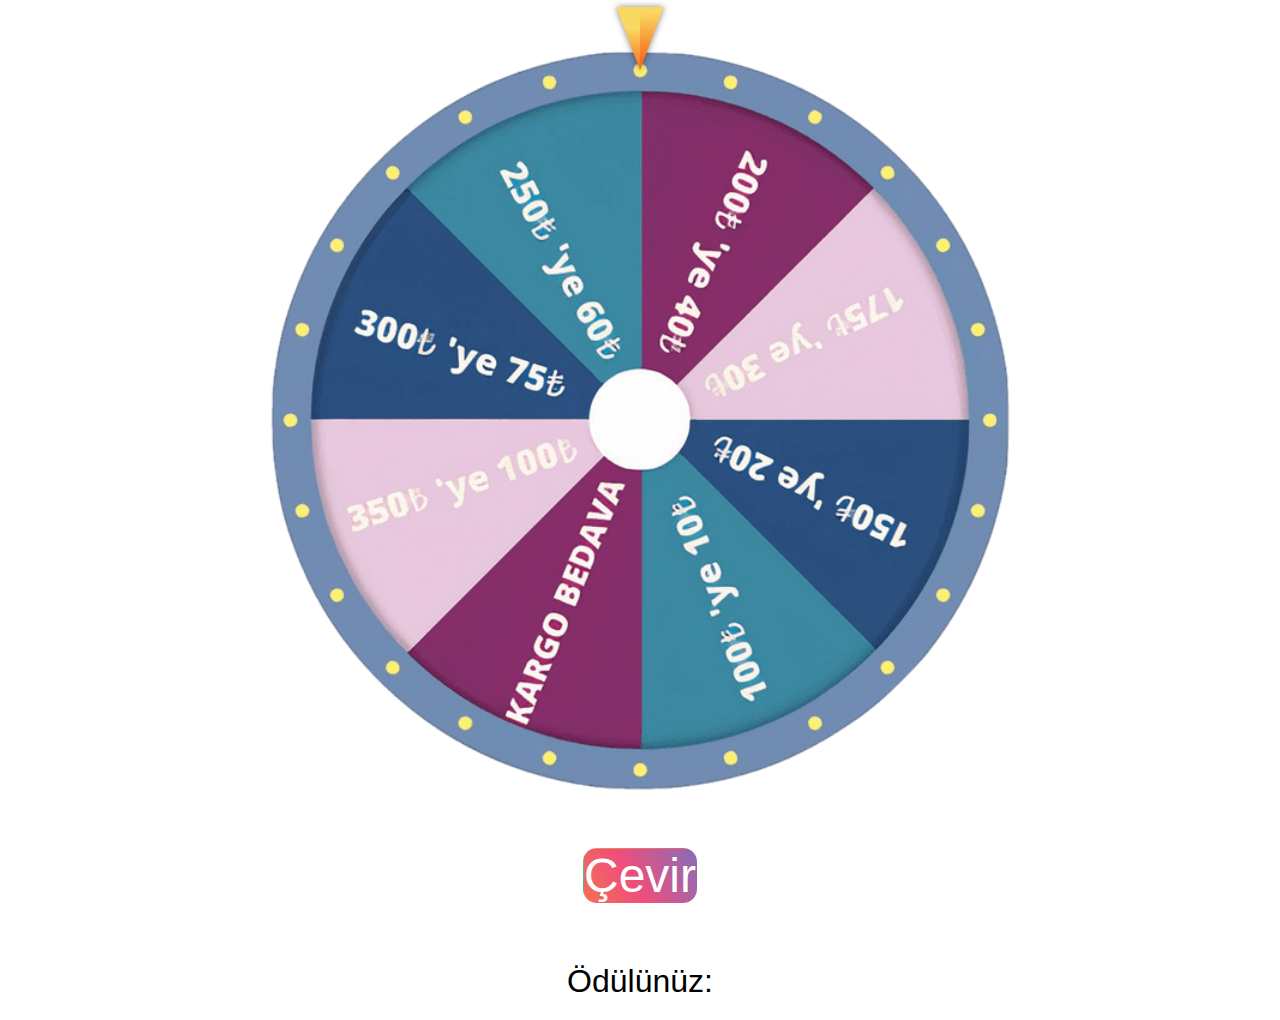
<file: index.html>
<!DOCTYPE html>
<html>
  <head>
    <title>Hediye Çark</title>
    <meta charset="UTF-8" />
    <link rel="stylesheet" type="text/css" href="styles.css" />

    <style>
      #wheel {
        width: 48em;
      }
      @media screen and (max-width: 480px) {
        #wheel {
          width: 500px;
        }
      }
    </style>
  </head>

  <body>
    <main id="app">
      <div class="mainApp">
        <img class="marker" src="marker.png" />
        <div class="images">
          <img id="wheel" src="./e2_auto_x2.jpg" />
        </div>
        <button class="button" id="button">
          <span class="spin-whell">Çevir </span>
        </button>
        <div class="gradient-border">Ödülünüz:</div>
      </div>
    </main>

    <script src="/script.js"></script>

    <script></script>
  </body>
</html>
</file>
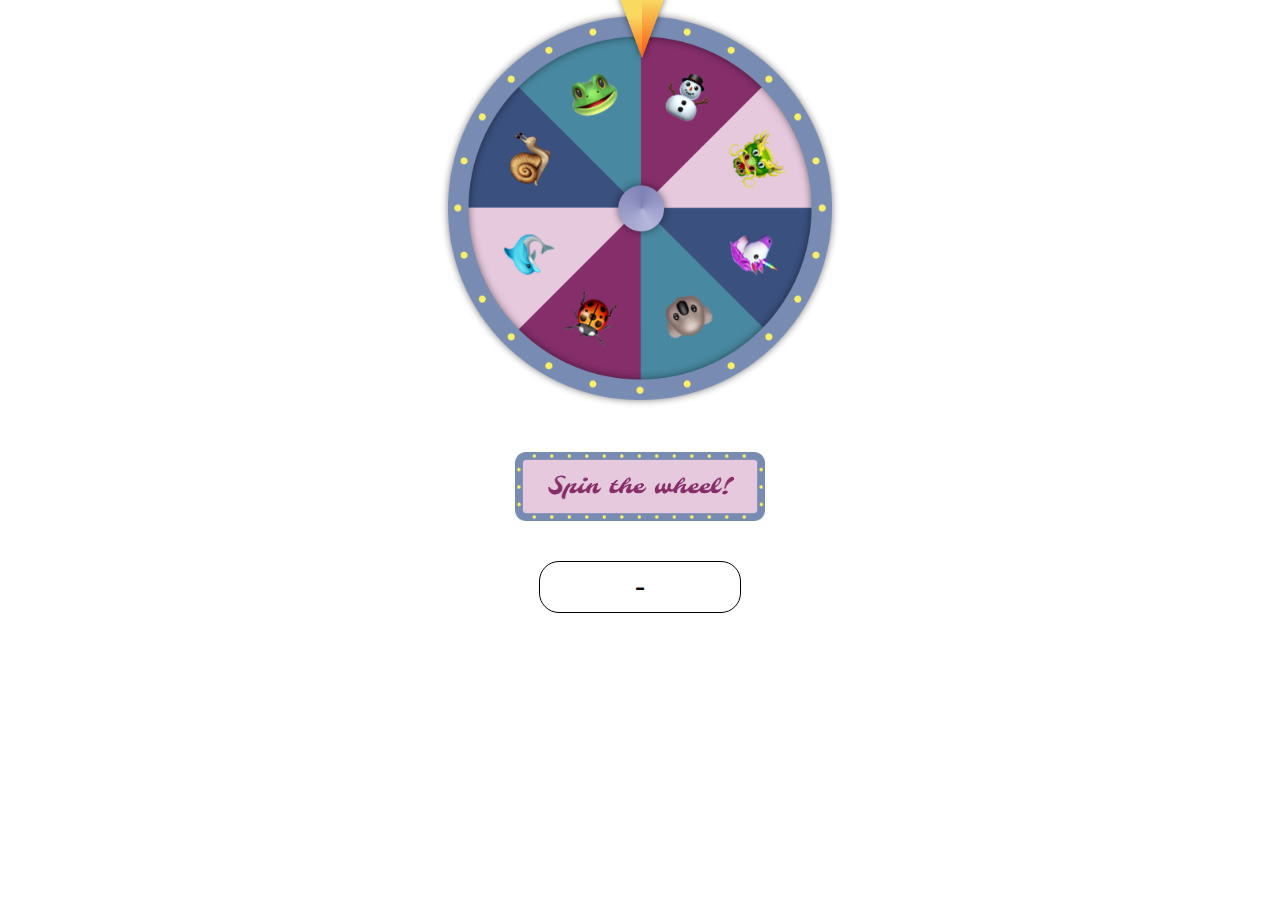
<file: wheel-of-fortune-part2-main/vanilla-js-wheel-of-fortune-part2-FINISHED/index.html>
<!DOCTYPE html>
<html>
  <head>
    <title>Weiben - Wheel of fortune</title>
    <meta charset="UTF-8" />
    <link rel="stylesheet" type="text/css" href="styles.css" />
  </head>

  <body>
    <div id="app">
      <img class="marker" src="marker.png" />
      <img class="wheel" src="wheel.png" />
      <img class="button" src="button.png" />
      <div class="display">-</div>
    </div>

    <script src="script.js"></script>
  </body>
</html>
</file>
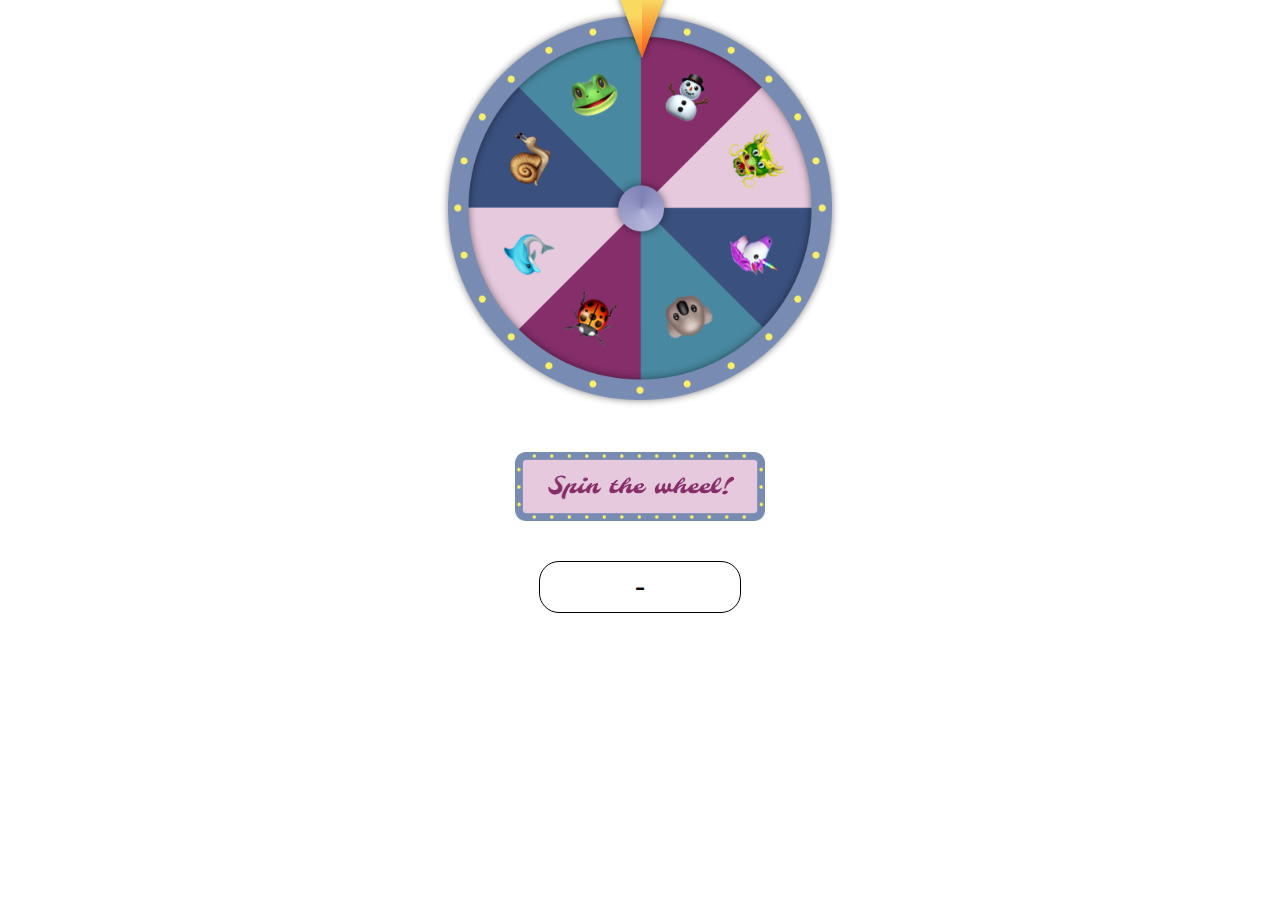
<file: wheel-of-fortune-part2-main/vanilla-js-wheel-of-fortune-part2-STARTHERE/index.html>
<!DOCTYPE html>
<html>
  <head>
    <title>Weiben - Wheel of fortune</title>
    <meta charset="UTF-8" />
    <link rel="stylesheet" type="text/css" href="styles.css" />
  </head>

  <body>
    <div id="app">
      <img class="marker" src="img/marker.png" />
      <img class="wheel" src="img/wheel.png" />
      <img class="button" src="img/button.png" />
      <div class="display">-</div>
    </div>

    <script src="script.js"></script>
  </body>
</html>
</file>
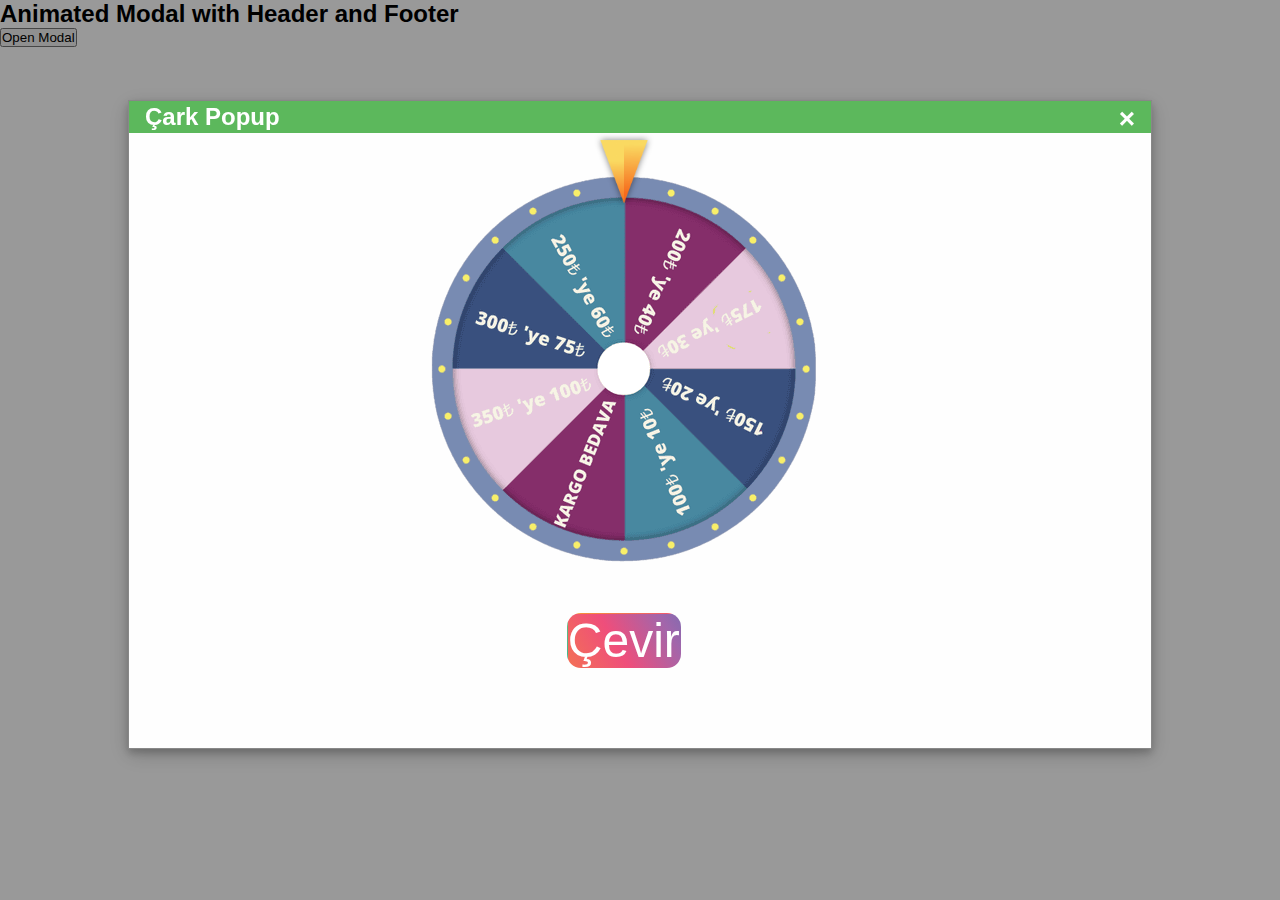
<file: modal.html>
<!DOCTYPE html>
<html>
  <head>
    <meta name="viewport" content="width=device-width, initial-scale=1" />
    <link rel="stylesheet" href="modal.css" />
    <link rel="stylesheet" href="styles.css" />
  </head>
  <body>
    <h2>Animated Modal with Header and Footer</h2>

    <!-- Trigger/Open The Modal -->
    <button id="myBtn">Open Modal</button>

    <!-- The Modal -->
    <div id="myModal" class="modal">
      <!-- Modal content -->
      <div class="modal-content">
        <div class="modal-header">
          <span class="close">&times;</span>
          <h2>Çark Popup</h2>
        </div>
        <main id="app">
          <div class="mainApp">
            <img class="marker" src="marker.png" />
            <div class="images">
              <img id="wheel" src="./e2.png" />
            </div>
            <button class="button" id="button">
              <span class="spin-whell">Çevir</span>
            </button>
            <div class="gradient-border"></div>
          </div>
        </main>
      </div>
    </div>

    <script src="./modal.js"></script>
    <script src="./script.js"></script>
  </body>
</html>
</file>
<file: styles.css>
@import url("https://fonts.googleapis.com/css?family=Raleway:200");
* {
  box-sizing: border-box;
  padding: 0;
  margin: 0;
}
#box {
  display: flex;
  align-items: center;
  justify-content: center;
  width: 400px;
  height: 200px;
  color: white;
  font-family: "Raleway";
  font-size: 2.5rem;
}
@media screen and (max-width: 600px) {
  body {
  }

  #app {
    width: 50px;
    height: 100vh;
    width: auto;
  }

  #wheel {
    width: 399px !important;
    height: auto;
  }
}

.spin-whell {
  color: white;
  content: "";
  background: linear-gradient(
    60deg,
    #f79533,
    #f37055,
    #ef4e7b,
    #a166ab,
    #5073b8,
    #1098ad,
    #07b39b,
    #6fba82
  );
  border-radius: calc(2 * var(--borderWidth));
  z-index: -1;
  -webkit-animation: animatedgradient 3s ease alternate infinite;
  animation: animatedgradient 3s ease alternate infinite;
  background-size: 300% 300%;
  border: 1px solid transparent;
  border-radius: 14px;
}
.gradient-border {
  --borderWidth: 3px;
  background: transparent;
  position: inherit;
  border-radius: var(--borderWidth);
  display: flex;
  align-items: center;
  justify-content: center;
  color: white;
  text-align: center;
  font-family: Arial, Helvetica, sans-serif;
  font-size: 2rem;
  margin: 20px auto;
  border-radius: 20px;
  color: black;
}

@-webkit-keyframes animatedgradient {
  0% {
    background-position: 0% 50%;
  }
  50% {
    background-position: 100% 50%;
  }
  100% {
    background-position: 0% 50%;
  }
}

@keyframes animatedgradient {
  0% {
    background-position: 0% 50%;
  }
  50% {
    background-position: 100% 50%;
  }
  100% {
    background-position: 0% 50%;
  }
}

.mainApp {
  margin: 0 auto;
  position: relative;
  display: grid;
  flex-direction: column;
  flex-wrap: nowrap;
  justify-content: center;
  align-items: center;
  align-content: center;
  justify-items: center;
}

.marker {
  width: 60px;
  margin-bottom: -40px;
  z-index: 2;
}

.button {
  display: block;
  font-size: 3rem;
  margin: 40px auto;
  cursor: pointer;
  background: none;
  border: none;
  z-index: 5000;
}

.button:hover {
  opacity: 0.8;
}

.blur {
  animation: blur 2s;
}

@keyframes blur {
  0% {
    filter: blur(1.5px);
  }
  80% {
    filter: blur(1.5px);
  }
  100% {
    filter: blur(0px);
  }
}
</file>
<file: wheel-of-fortune-part2-main/vanilla-js-wheel-of-fortune-part2-FINISHED/styles.css>
#app {
  width: 400px;
  height: 400px;
  margin: 0 auto;
  position: relative;
}

.display {
  display: flex;
  align-items: center;
  justify-content: center;
  width: 200px;
  height: 50px;
  border: 1px solid black;
  border-radius: 20px; 
  text-align: center;
  font-family: Arial, Helvetica, sans-serif;
  font-size: 2rem;
  margin: 20px auto;
}

.marker {
  position: absolute;
  width: 60px;
  left: 172px;
  top: -20px;
  z-index: 2;
}

.wheel {
  width: 100%;
  height: 100%;
}

.button {
  display: block;
  width: 250px;
  margin: 40px auto;
  cursor: pointer;
}

.button:hover {
  opacity: 0.8;
}

.blur {
  animation: blur 10s;
}

@keyframes blur {
  0% {
    filter: blur(1.5px);
  }
  80% {
    filter: blur(1.5px);
  }
  100% {
    filter: blur(0px);
  }
}
</file>
<file: wheel-of-fortune-part2-main/vanilla-js-wheel-of-fortune-part2-STARTHERE/styles.css>
#app {
  width: 400px;
  height: 400px;
  margin: 0 auto;
  position: relative;
}

.display {
  display: flex;
  align-items: center;
  justify-content: center;
  width: 200px;
  height: 50px;
  border: 1px solid black;
  border-radius: 20px; 
  text-align: center;
  font-family: Arial, Helvetica, sans-serif;
  font-size: 2rem;
  margin: 20px auto;
}

.marker {
  position: absolute;
  width: 60px;
  left: 172px;
  top: -20px;
  z-index: 2;
}

.wheel {
  width: 100%;
  height: 100%;
}

.button {
  display: block;
  width: 250px;
  margin: 40px auto;
  cursor: pointer;
}

.button:hover {
  opacity: 0.8;
}

.blur {
  animation: blur 10s;
}

@keyframes blur {
  0% {
    filter: blur(1.5px);
  }
  80% {
    filter: blur(1.5px);
  }
  100% {
    filter: blur(0px);
  }
}
</file>
<file: modal.css>
body {
  font-family: Arial, Helvetica, sans-serif;
}

/* The Modal (background) */
.modal {
  display: none; /* Hidden by default */
  position: fixed; /* Stay in place */
  z-index: 1; /* Sit on top */
  padding-top: 100px; /* Location of the box */
  left: 0;
  top: 0;
  width: 100%; /* Full width */
  height: 100%; /* Full height */
  overflow: auto; /* Enable scroll if needed */
  background-color: rgb(0, 0, 0); /* Fallback color */
  background-color: rgba(0, 0, 0, 0.4); /* Black w/ opacity */
}

/* Modal Content */
.modal-content {
  position: relative;
  background-color: #fefefe;
  margin: auto;
  padding: 0;
  border: 1px solid #888;
  width: 80%;
  box-shadow: 0 4px 8px 0 rgba(0, 0, 0, 0.2), 0 6px 20px 0 rgba(0, 0, 0, 0.19);
  -webkit-animation-name: animatetop;
  -webkit-animation-duration: 0.4s;
  animation-name: animatetop;
  animation-duration: 0.4s;
}

/* Add Animation */
@-webkit-keyframes animatetop {
  from {
    top: -300px;
    opacity: 0;
  }
  to {
    top: 0;
    opacity: 1;
  }
}

@keyframes animatetop {
  from {
    top: -300px;
    opacity: 0;
  }
  to {
    top: 0;
    opacity: 1;
  }
}

/* The Close Button */
.close {
  color: white;
  float: right;
  font-size: 28px;
  font-weight: bold;
}

.close:hover,
.close:focus {
  color: #000;
  text-decoration: none;
  cursor: pointer;
}

.modal-header {
  padding: 2px 16px;
  background-color: #5cb85c;
  color: white;
}

.modal-body {
  padding: 2px 16px;
}

.modal-footer {
  padding: 2px 16px;
  background-color: #5cb85c;
  color: white;
}
</file>
